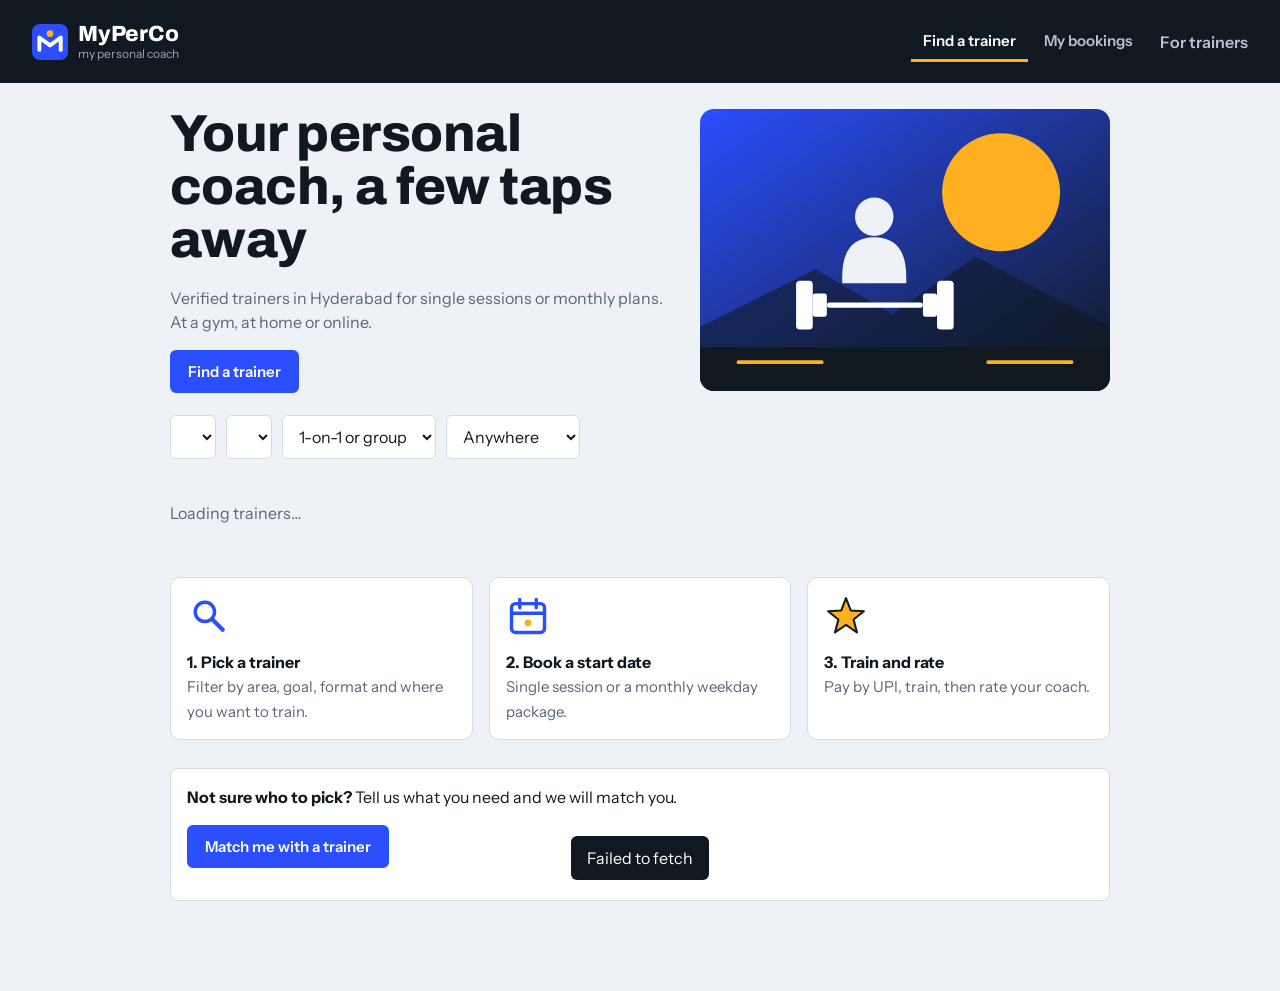
<file: index.html>
<!DOCTYPE html>
<html lang="en">
<head>
<meta charset="utf-8">
<meta name="viewport" content="width=device-width, initial-scale=1">
<title>MyPerCo – my personal coach</title>
<link rel="preconnect" href="https://fonts.googleapis.com">
<link href="https://fonts.googleapis.com/css2?family=Archivo:wght@500;800&family=Instrument+Sans:wght@400;600&display=swap" rel="stylesheet">
<link rel="icon" href="img/favicon.svg" type="image/svg+xml">
<link rel="stylesheet" href="shared.css">
</head>
<body>
<header>
  <a class="logo" href="index.html"><img src="img/logo-mark.svg" alt=""><span>MyPerCo<small>my personal coach</small></span></a>
  <nav id="nav"><button data-v="find">Find a trainer</button><button data-v="mine">My bookings</button><a href="trainer.html">For trainers</a></nav>
</header>
<main id="view"></main>
<dialog id="dlg"></dialog>
<div id="toast" role="status"></div>
<script src="shared.js"></script>
<script>
const CONSENT = `I, the undersigned, confirm that the information I have provided is accurate to the best of my knowledge. I understand that personal training can be physically demanding and may involve periods of intense exercise. I agree to tell my trainer immediately about any discomfort, pain or change in my health during a session. I acknowledge that exercise carries inherent risks and I take part voluntarily and assume responsibility for my own actions and their consequences. I understand that MyPerCo, its management and its independent trainers are not responsible for any accident or injury during sessions, whether at a gym or studio, at my home or park, or online, except where caused by gross negligence or wilful misconduct. I am 18 or older, and I allow my trainer to contact my emergency contact and emergency services if needed. My health details are shared only with my assigned trainer and MyPerCo admin.`;
function waiverStep(id, base) {
  const sel = (i, o) => `<select id="${i}" class="w">${o.map(x => `<option>${esc(x)}</option>`).join('')}</select>`;
  $('#dlg').innerHTML = `<h2 style="margin-top:0">Pre-exercise waiver</h2><p class="meta">Your trainer sees this to train you safely.</p><form id="wf">
  <div class="grid"><div><label for="wd">Date of birth</label><input id="wd" type="date" class="w" required></div>
  <div><label for="wg">Gender</label>${sel('wg', ['Female', 'Male', 'Other', 'Prefer not to say'])}</div></div>
  <label for="we">Emergency contact (name and number)</label><input id="we" class="w" required>
  <label>Have you ever been diagnosed with, or experienced, any of these?</label>${checks('wc', COND)}
  <input id="wo" class="w" placeholder="Any other medical conditions">
  <label for="wm">Medications, supplements or over-the-counter drugs (if any)</label><textarea id="wm" rows="2"></textarea>
  <label for="wi">Recent injuries or surgeries (if any)</label><textarea id="wi" rows="2"></textarea>
  <div class="grid"><div><label for="wf2">Days per week you exercise (last 6 months)</label>${sel('wf2', ['0', '1', '2', '3', '4', '5', '6', '7'])}</div>
  <div><label for="wl">Current fitness level (1 sedentary – 10 very active)</label>${sel('wl', ['1', '2', '3', '4', '5', '6', '7', '8', '9', '10'])}</div></div>
  <label for="wx">Training experience (HIIT or similar), if any</label><textarea id="wx" rows="2"></textarea>
  <div class="grid"><div><label for="ws">Average sleep</label>${sel('ws', ['7–8 hours', 'Under 7 hours', 'Over 8 hours'])}</div>
  <div><label for="wt">Dietary restrictions or preferences</label><input id="wt" class="w"></div></div>
  <h3>Informed consent</h3><p style="font-size:14px">${CONSENT}</p>
  <label for="wn">Type your full name as signature</label><input id="wn" class="w sig" value="${esc(base.client_name)}" required>
  <label style="font-weight:400"><input type="checkbox" id="wa" required> I have read and agree to the above</label>
  <p style="display:flex;gap:10px;margin-top:18px"><button class="p" type="submit">Agree and send request</button><button class="s" type="button" onclick="$('#dlg').close()">Cancel</button></p></form>`;
  $('#wf').onsubmit = async e => {
    e.preventDefault();
    const waiver = { dob: val('wd'), gender: val('wg'), emergency: val('we'), conditions: picks('wc'), other_conditions: val('wo'), meds: val('wm'), injuries: val('wi'), freq: val('wf2'), fitness: val('wl'), experience: val('wx'), sleep: val('ws'), diet: val('wt'), signed_name: val('wn'), signed_at: new Date().toISOString(), agree: $('#wa').checked };
    const btn = $('#wf button[type=submit]'); btn.disabled = true; btn.textContent = 'Sending…';
    let r; try { r = await api('createBooking', { ...base, waiver }); } catch (err) { btn.disabled = false; btn.textContent = 'Agree and send request'; return; }
    creds.cphone = base.client_phone;
    $('#dlg').innerHTML = `<h2 style="margin-top:0">Request sent</h2><p>${r.trainer_name ? esc(r.trainer_name) + ' has your request. Once they accept, you will see the UPI payment details in My bookings.' : 'We will match you with a trainer and get back to you.'}</p>
    ${r.trainer_phone ? `<p><a href="${wa(r.trainer_phone, 'Hi, I just sent a booking request on MyPerCo.')}" target="_blank" rel="noopener">Say hi on WhatsApp</a></p>` : ''}
    <p><button class="p" onclick="$('#dlg').close();go('mine')">See my bookings</button></p>`;
  };
}

let T = [], creds = {};
const views = { find: vFind, mine: vMine };
function go(v) {
  document.querySelectorAll('#nav button').forEach(b => b.setAttribute('aria-current', b.dataset.v === v));
  views[v]();
  try { history.replaceState(null, '', '#' + v); } catch (e) {}
}
$('#nav').onclick = e => e.target.dataset.v && go(e.target.dataset.v);

/* ---------- Find ---------- */
async function vFind() {
  $('#view').innerHTML = `<section class="hero"><div><h1>Your personal coach, a few taps away</h1><p>Verified trainers in Hyderabad for single sessions or monthly plans. At a gym, at home or online.</p><button class="p" onclick="document.getElementById('fa').scrollIntoView({behavior:'smooth'})">Find a trainer</button></div><img src="img/hero.svg" alt="Trainer and client at a workout session"></section>
  <div class="filters">
    <select id="fa" aria-label="Area"></select><select id="fs" aria-label="Goal"></select>
    <select id="ff" aria-label="Format"><option value="">1-on-1 or group</option>${FORMATS.map(x => `<option>${x}</option>`).join('')}</select>
    <select id="fl" aria-label="Where"><option value="">Anywhere</option>${LOCS.map(x => `<option>${x}</option>`).join('')}</select>
  </div><div id="list"><p class="empty">Loading trainers…</p></div>
  <section class="steps"><div><img src="img/step-1.svg" alt=""><b>1. Pick a trainer</b><span>Filter by area, goal, format and where you want to train.</span></div><div><img src="img/step-2.svg" alt=""><b>2. Book a start date</b><span>Single session or a monthly weekday package.</span></div><div><img src="img/step-3.svg" alt=""><b>3. Train and rate</b><span>Pay by UPI, train, then rate your coach.</span></div></section>
  <div class="box"><b>Not sure who to pick?</b> Tell us what you need and we will match you.
  <p><button class="p" onclick="book('')">Match me with a trainer</button></p></div>`;
  if (!T.length) {
    T = (await api('listTrainers')).trainers;
  }
  const opt = (id, label, key) => { const u = [...new Set(T.flatMap(t => csv(t[key])))].sort(); $(id).innerHTML = `<option value="">${label}</option>` + u.map(x => `<option>${esc(x)}</option>`).join(''); };
  opt('#fa', 'Any area', 'areas'); opt('#fs', 'Any goal', 'specialties');
  ['fa', 'fs', 'ff', 'fl'].forEach(i => $('#' + i).onchange = list); list();
}
function list() {
  const f = { areas: $('#fa').value, specialties: $('#fs').value, formats: $('#ff').value, locations: $('#fl').value };
  const r = T.filter(t => Object.keys(f).every(k => !f[k] || csv(t[k]).includes(f[k])));
  $('#list').innerHTML = r.length ? r.map(t => `<article class="row">
    <img class="av" src="${esc(t.photo || avatar(t.id))}" alt="${esc(t.name)}" onerror="this.onerror=null;this.src='${avatar(t.id)}'">
    <div><h3>${esc(t.name)}</h3><p class="meta">${esc(csv(t.specialties).join(', '))} · ${esc(csv(t.areas).join(', '))}</p>
    <div class="tags">${csv(t.formats).concat(csv(t.locations)).map(x => `<span>${esc(x)}</span>`).join('')}</div>${t.bio ? `<p class="bio">${esc(t.bio)}</p>` : ''}</div>
    <div class="rates"><div class="num">${inr(t.rate_single)}</div><small>per session</small><div class="num">${inr(t.rate_monthly)}</div><small>per month</small></div>
    <div><p class="star">${t.count ? '★ ' + t.rating + ' (' + t.count + ')' : 'New'}</p><button class="p" onclick="book('${t.id}')">Book</button></div></article>`).join('')
    : '<p class="empty"><img class="emptyimg" src="img/empty.svg" alt="">No trainers match these filters yet. Clear a filter or ask us to match you.</p>';
}
function book(id) {
  const t = T.find(x => x.id === id), fm = t ? csv(t.formats) : FORMATS, lc = t ? csv(t.locations) : LOCS;
  $('#dlg').innerHTML = `<h2 style="margin-top:0">${t ? 'Book ' + esc(t.name) : 'Match me with a trainer'}</h2><form id="bf">
  <label>Plan</label><div class="chk"><label><input type="radio" name="bt" value="single" checked>Single session${t ? ' · ' + inr(t.rate_single) : ''}</label><label><input type="radio" name="bt" value="monthly">Monthly package${t ? ' · ' + inr(t.rate_monthly) : ''}</label></div>
  <p class="note" id="pn" hidden>${CFG.monthly_sessions} weekday sessions (Mon–Fri, no public holidays). Unused sessions carry forward for ${CFG.carry_forward_days} days after the package month.</p>
  <div class="grid"><div><label for="bfm">Format</label><select id="bfm" class="w">${fm.map(x => `<option>${esc(x)}</option>`).join('')}</select></div>
  <div><label for="bl">Where</label><select id="bl" class="w">${lc.map(x => `<option>${esc(x)}</option>`).join('')}</select></div>
  <div><label for="ba">Your area</label><select id="ba" class="w">${areas().concat('Other').map(x => `<option>${esc(x)}</option>`).join('')}</select></div>
  <div><label for="bd">First session</label><input id="bd" type="datetime-local" class="w"></div></div>
  <label for="bs">Preferred days and times</label><textarea id="bs" rows="2" placeholder="Weekdays 6–7 am"></textarea>
  <div class="grid"><div><label for="bn">Your name</label><input id="bn" class="w"></div><div><label for="bp">WhatsApp number</label><input id="bp" inputmode="tel" class="w"></div></div>
  <label for="be">Email (for confirmations)</label><input id="be" type="email" class="w">
  <label for="bo">Your goals</label><textarea id="bo" rows="2"></textarea>
  <p class="note">${policy()}</p>
  <p style="display:flex;gap:10px;margin-top:18px"><button class="p" type="submit">Next: health waiver</button><button class="s" type="button" onclick="$('#dlg').close()">Cancel</button></p></form>`;
  $('#dlg').showModal();
  document.querySelectorAll('input[name=bt]').forEach(r => r.onchange = () => $('#pn').hidden = r.value !== 'monthly' || !r.checked);
  $('#bf').onsubmit = e => {
    e.preventDefault();
    waiverStep(id, { trainer_id: id, type: document.querySelector('input[name=bt]:checked').value, format: val('bfm'), location_mode: val('bl'), area: val('ba'), start_at: val('bd'), slots: val('bs'), client_name: val('bn'), client_phone: val('bp'), client_email: val('be'), notes: val('bo') });
  };
}

/* ---------- My bookings ---------- */
function vMine() {
  $('#view').innerHTML = `<h1>My bookings</h1><p>Enter the number you booked with.</p>
  <p><input id="mp" inputmode="tel" placeholder="WhatsApp number" value="${esc(creds.cphone || '')}"> <button class="p" id="mg">Show bookings</button></p><div id="ml"></div>`;
  $('#mg').onclick = async () => {
    creds.cphone = val('mp');
    const r = (await api('myBookings', { phone: creds.cphone })).bookings;
    $('#ml').innerHTML = r.length ? r.map(mineCard).join('') : '<p class="empty"><img class="emptyimg" src="img/empty.svg" alt="">No bookings found for this number.</p>';
  };
  if (creds.cphone) $('#mg').click();
}
function mineCard(b) {
  const upi = CFG.upi_id ? `upi://pay?pa=${encodeURIComponent(CFG.upi_id)}&pn=MyPerCo&am=${b.price}&cu=INR&tn=${encodeURIComponent('Booking ' + b.id)}` : '';
  const cancellable = ['Requested', 'Accepted', 'Needs assignment'].includes(b.status) && !Number(b.sessions_used);
  return `<div class="box"><b>${esc(b.trainer_name || 'Waiting for a trainer match')}</b> · ${planName(b)} · ${esc(b.format)} · ${esc(b.location_mode)}
    <p class="meta">First session ${dt(b.start_at)} · ${inr(b.price)}${b.type === 'monthly' ? ` · ${b.sessions_used}/${b.sessions_total} sessions used${b.valid_until ? ' · valid until ' + d0(b.valid_until) : ''}` : ''}</p>
    <p class="st ${b.status}">${b.status} <span class="${b.payment_status}">· Payment ${b.payment_status}</span></p>
    ${b.status === 'Accepted' && b.payment_status === 'Unpaid' && b.price ? `<div class="note">Pay ${inr(b.price)} by UPI to confirm.
      ${upi ? `<a href="${upi}">Pay with UPI app</a> · UPI ID: <b>${esc(CFG.upi_id)}</b>` : 'Ask support for the UPI ID.'}
      ${CFG.support_phone ? ` · <a href="${wa(CFG.support_phone, 'Hi, I paid ' + b.price + ' for booking ' + b.id)}" target="_blank" rel="noopener">I have paid</a>` : ''}</div>` : ''}
    ${b.trainer_phone && b.status === 'Accepted' ? `<a href="${wa(b.trainer_phone, 'Hi ' + b.trainer_name + ', confirming my MyPerCo booking.')}" target="_blank" rel="noopener">Message ${esc(b.trainer_name)}</a> ` : ''}
    ${b.status === 'Cancelled' && Number(b.refund_amt) ? `<p class="meta">Refund: ${inr(b.refund_amt)} (${b.payment_status === 'Refunded' ? 'sent' : 'being processed'})</p>` : ''}
    ${Number(b.sessions_used) >= 1 && !b.rated ? `<p>Rate your trainer: ${[1, 2, 3, 4, 5].map(n => `<button class="s" onclick="rate('${b.id}',${n})" aria-label="${n} stars">${n}★</button>`).join(' ')}</p>` : ''}
    ${b.rated ? '<p class="meta">Thanks for rating.</p>' : ''}
    ${cancellable ? `<button class="s d" onclick="cancelAsk('${b.id}')">Cancel booking</button>` : ''}</div>`;
}
function cancelAsk(id) {
  $('#dlg').innerHTML = `<h2 style="margin-top:0">Cancel this booking?</h2><p>${policy()}</p><p><button class="p d" style="background:var(--bad);border-color:var(--bad)" id="cy">Yes, cancel</button> <button class="s" onclick="$('#dlg').close()">Keep it</button></p>`;
  $('#dlg').showModal();
  $('#cy').onclick = async () => { const r = await api('cancelBooking', { booking_id: id, phone: creds.cphone }); $('#dlg').close(); toast(r.refund ? 'Cancelled. Refund due: ' + inr(r.refund) : 'Cancelled'); $('#mg').click(); };
}
async function rate(id, n) { await api('rate', { booking_id: id, phone: creds.cphone, rating: n }); toast('Thanks for rating'); $('#mg').click(); }

loadCfg().then(() => go(location.hash.slice(1) in views ? location.hash.slice(1) : 'find'));
</script>
</body>
</html>
</file>
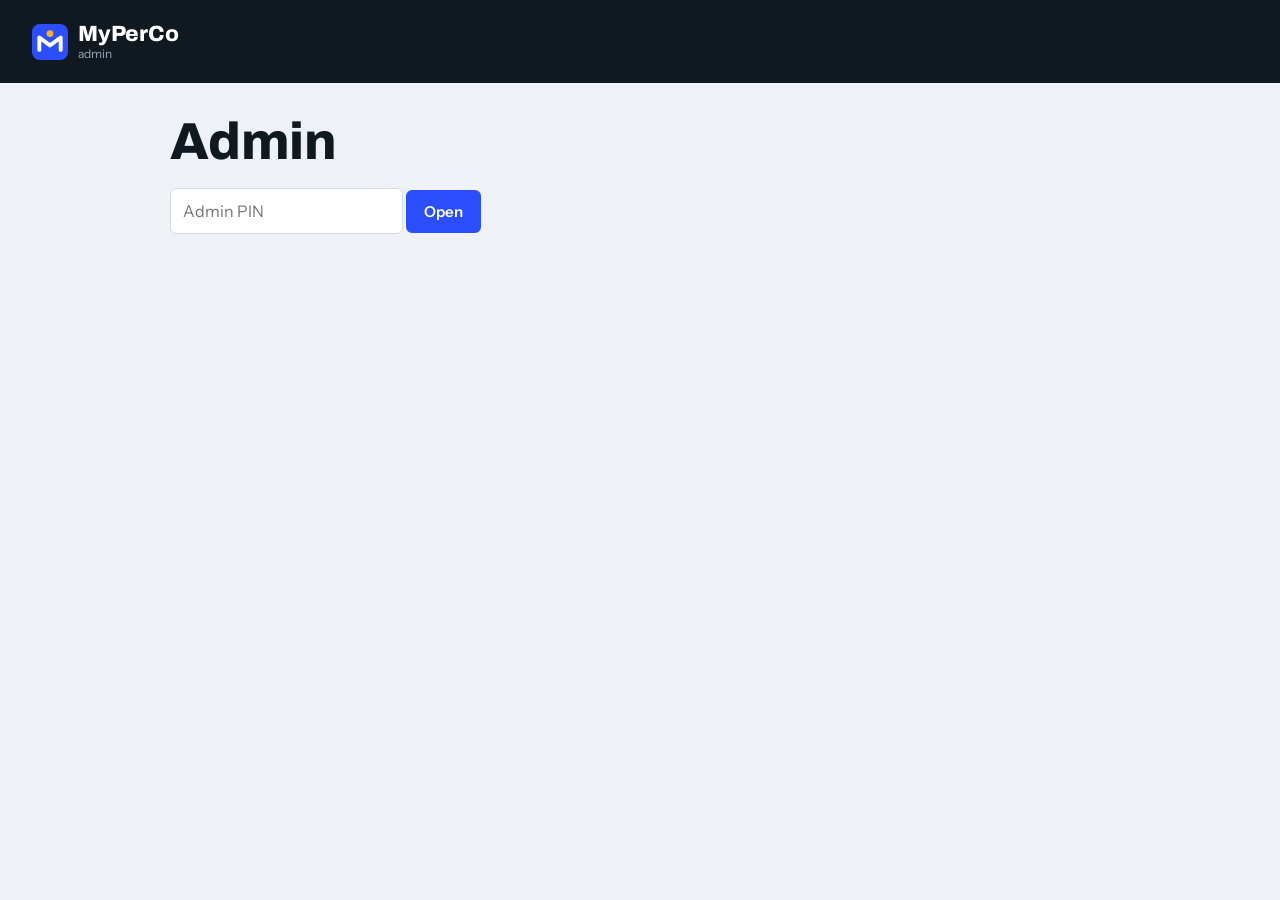
<file: admin.html>
<!DOCTYPE html>
<html lang="en">
<head>
<meta charset="utf-8">
<meta name="viewport" content="width=device-width, initial-scale=1">
<meta name="robots" content="noindex">
<title>MyPerCo – admin</title>
<link rel="preconnect" href="https://fonts.googleapis.com">
<link href="https://fonts.googleapis.com/css2?family=Archivo:wght@500;800&family=Instrument+Sans:wght@400;600&display=swap" rel="stylesheet">
<link rel="icon" href="img/favicon.svg" type="image/svg+xml">
<link rel="stylesheet" href="shared.css">
</head>
<body>
<header>
  <a class="logo" href="index.html"><img src="img/logo-mark.svg" alt=""><span>MyPerCo<small>admin</small></span></a>
</header>
<main id="view"></main>
<dialog id="dlg"></dialog>
<div id="toast" role="status"></div>
<script src="shared.js"></script>
<script>
let adminPin = '', T = [];
/* ---------- Admin ---------- */
function vAdmin() {
  $('#view').innerHTML = `<h1>Admin</h1><p><input id="ap2" type="password" placeholder="Admin PIN" value="${esc(adminPin)}"> <button class="p" id="ag">Open</button></p><div id="ad"></div>`;
  $('#ag').onclick = () => { adminPin = val('ap2'); admin(); }; if (adminPin) admin();
}
async function admin() {
  const r = await api('adminData', { admin_pin: adminPin });
  const live = r.trainers.filter(t => t.status === 'Live'), pend = r.trainers.filter(t => t.status === 'Pending');
  const stale = b => b.status === 'Requested' && Date.now() - new Date(b.updated) > 864e5;
  const tn = id => (r.trainers.find(t => t.id === id) || {}).name || '—';
  const ckBox = t => { const have = String(t.checklist || '').split(','); return `<div class="ck">${r.check.map(c => `<label><input type="checkbox" name="ck${t.id}" value="${c[0]}" ${have.includes(c[0]) ? 'checked' : ''}>${esc(c[1])}${c[2] ? ' *' : ''}</label>`).join('')}</div><p class="meta">* required before going live</p>`; };
  $('#ad').innerHTML = `<h2>Waiting for approval (${pend.length})</h2>` + (pend.map(t => `<div class="box">
    <img class="av sm" src="${esc(t.photo_url || avatar(t.id))}" alt="" onerror="this.onerror=null;this.src='${avatar(t.id)}'"><b>${esc(t.name)}</b> · ${esc(t.phone)} · ${esc(t.email)} · UPI ${esc(t.upi_id)}<br>${esc(t.areas)} · ${esc(t.specialties)} · ${inr(t.rate_single)}/session · ${inr(t.rate_monthly)}/month
    ${t.cert_link ? ` · <a href="${esc(t.cert_link)}" target="_blank" rel="noopener">Certification</a>` : ''}${t.photo_url ? ` · <a href="${esc(t.photo_url)}" target="_blank" rel="noopener">Photo</a>` : ''}
    <p>${esc(t.bio)}</p><b>Verification checklist</b>${ckBox(t)}
    <p><button class="s" onclick="saveCk('${t.id}')">Save checklist</button> <button class="p" onclick="adminT('${t.id}','Live','${t.id}')">Approve</button> <button class="s d" onclick="adminT('${t.id}','Rejected')">Reject</button></p></div>`).join('') || '<p class="empty">Nobody waiting.</p>') +
  `<h2>Live trainers (${live.length})</h2>` + live.map(t => `<div class="box"><img class="av sm" src="${esc(t.photo_url || avatar(t.id))}" alt="" onerror="this.onerror=null;this.src='${avatar(t.id)}'"><b>${esc(t.name)}</b> · ${esc(t.phone)} · ${inr(t.rate_single)} / ${inr(t.rate_monthly)} <span class="meta">(trainer’s own rates)</span><br>
    Override: <input id="os${t.id}" size="6" placeholder="session" value="${esc(t.override_single)}"> <input id="om${t.id}" size="6" placeholder="month" value="${esc(t.override_monthly)}">
    <button class="s" onclick="ovr('${t.id}')">Save</button> <button class="s d" onclick="adminT('${t.id}','Paused')">Pause</button>
    <details><summary>Checklist</summary>${ckBox(t)}<button class="s" onclick="saveCk('${t.id}')">Save checklist</button></details></div>`).join('') +
  `<h2>Bookings (${r.bookings.length}) · commission ${r.commission_pct}%${r.fee ? ' + ₹' + r.fee + ' fee' : ''}</h2>` + r.bookings.map(b => {
    const needs = ['Needs assignment', 'Declined'].includes(b.status) || stale(b);
    return `<div class="box"><b>${esc(b.client_name)}</b> · ${esc(b.client_phone)} · ${planName(b)} ${esc(b.format)} · ${esc(b.location_mode)} · ${esc(b.area)}
    <p class="meta">First session ${dt(b.start_at)} · Trainer: ${esc(tn(b.trainer_id))} · ${inr(b.price)}${b.type === 'monthly' ? ` · ${b.sessions_used}/${b.sessions_total} used` : ''}${Number(b.commission_amt) ? ` · our cut ${inr(b.commission_amt)} · trainer payout ${inr(b.payout_amt)} (${esc(b.payout_status)})` : ''}</p>
    ${healthHtml(b.waiver_json ? JSON.parse(b.waiver_json) : null)}<p class="st ${b.status}">${b.status}${stale(b) ? ' · no reply for 24h' : ''} <span class="${b.payment_status}">· Payment ${b.payment_status}</span></p>
    ${b.payment_status === 'Unpaid' && b.price && !['Cancelled', 'Declined'].includes(b.status) ? `<button class="s" onclick="money('${b.id}','paid')">Mark paid</button> ` : ''}
    ${b.payment_status === 'Paid' && b.payout_status === 'Pending' && b.status !== 'Cancelled' ? `<button class="s" onclick="money('${b.id}','payout')">Mark trainer paid out</button> ` : ''}
    ${b.status === 'Cancelled' && b.payment_status === 'Paid' ? `<b>Refund due ${inr(b.refund_amt)}</b> <button class="s" onclick="money('${b.id}','refunded')">Mark refunded</button>` : ''}
    ${needs ? `<select id="as${b.id}">${live.map(t => `<option value="${t.id}">${esc(t.name)}</option>`).join('')}</select> <button class="p" onclick="assign('${b.id}')">Assign</button> <a href="${wa(b.client_phone, 'Hi ' + b.client_name + ', this is MyPerCo about your trainer request.')}" target="_blank" rel="noopener">WhatsApp client</a>` : ''}</div>`;
  }).join('');
}
async function saveCk(id) { await api('adminChecklist', { admin_pin: adminPin, trainer_id: id, checked: picks('ck' + id) }); toast('Checklist saved'); }
async function adminT(id, status, ck) { if (ck) await api('adminChecklist', { admin_pin: adminPin, trainer_id: id, checked: picks('ck' + id) }); await api('adminTrainer', { admin_pin: adminPin, trainer_id: id, status }); T = []; admin(); }
async function ovr(id) { await api('adminTrainer', { admin_pin: adminPin, trainer_id: id, override_single: val('os' + id), override_monthly: val('om' + id) }); T = []; toast('Override saved'); admin(); }
async function assign(id) { await api('adminAssign', { admin_pin: adminPin, booking_id: id, trainer_id: val('as' + id) }); admin(); }
async function money(id, op) { await api('adminMoney', { admin_pin: adminPin, booking_id: id, op }); admin(); }

vAdmin();
</script>
</body>
</html>
</file>
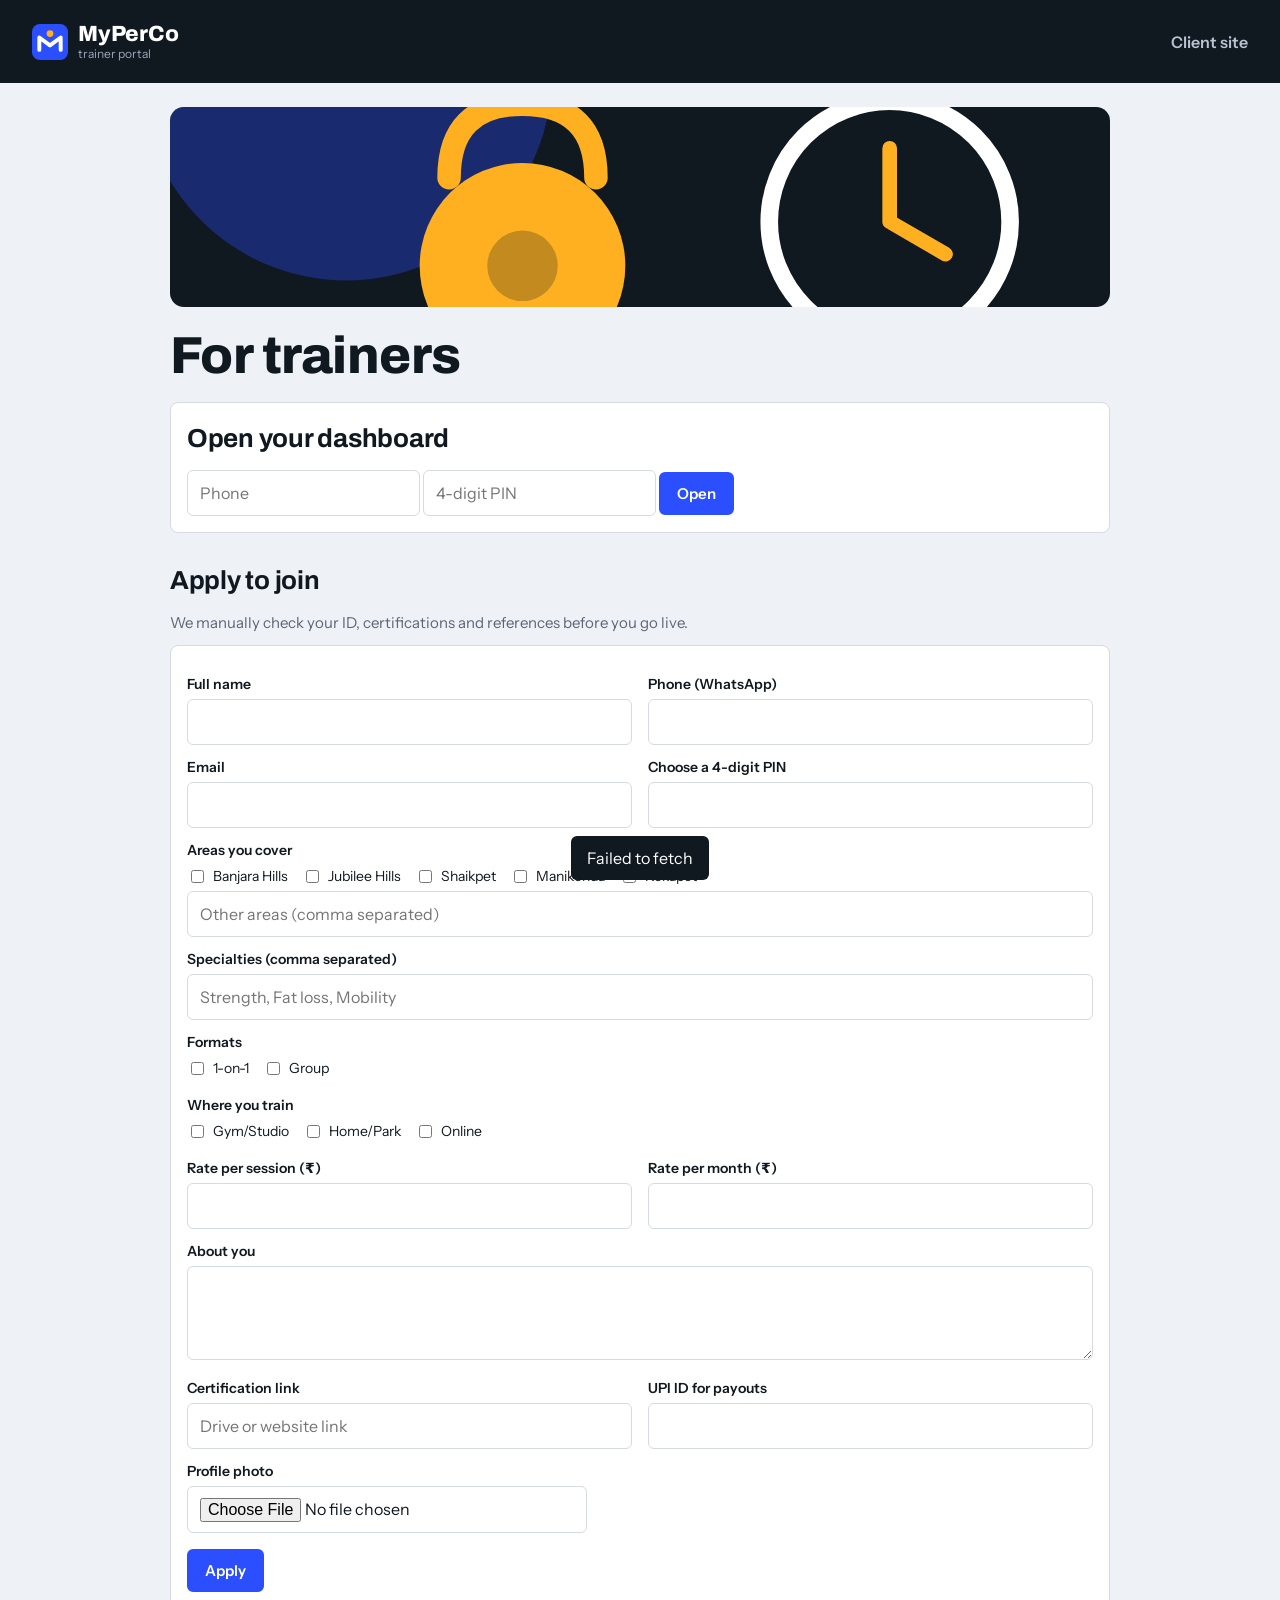
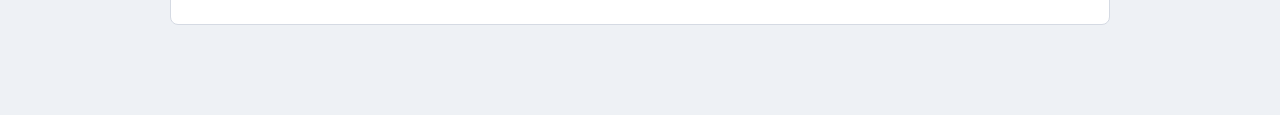
<file: trainer.html>
<!DOCTYPE html>
<html lang="en">
<head>
<meta charset="utf-8">
<meta name="viewport" content="width=device-width, initial-scale=1">
<meta name="robots" content="noindex">
<title>MyPerCo – trainer portal</title>
<link rel="preconnect" href="https://fonts.googleapis.com">
<link href="https://fonts.googleapis.com/css2?family=Archivo:wght@500;800&family=Instrument+Sans:wght@400;600&display=swap" rel="stylesheet">
<link rel="icon" href="img/favicon.svg" type="image/svg+xml">
<link rel="stylesheet" href="shared.css">
</head>
<body>
<header>
  <a class="logo" href="index.html"><img src="img/logo-mark.svg" alt=""><span>MyPerCo<small>trainer portal</small></span></a>
  <nav><a href="index.html">Client site</a></nav>
</header>
<main id="view"></main>
<dialog id="dlg"></dialog>
<div id="toast" role="status"></div>
<script src="shared.js"></script>
<script>
let creds = {};
/* ---------- Trainers ---------- */
function vTrainer() {
  $('#view').innerHTML = `<div class="band"><img src="img/trainer-hero.svg" alt=""></div><h1>For trainers</h1>
  <div class="box"><h2 style="margin-top:0">Open your dashboard</h2>
  <input id="tp" inputmode="tel" placeholder="Phone" value="${esc(creds.phone || '')}"> <input id="tn" type="password" inputmode="numeric" maxlength="4" placeholder="4-digit PIN" value="${esc(creds.pin || '')}"> <button class="p" id="tl">Open</button></div>
  <div id="td"></div>
  <h2>Apply to join</h2><p class="meta">We manually check your ID, certifications and references before you go live.</p>
  <form id="af" class="box"><div class="grid">
  <div><label for="an">Full name</label><input id="an" class="w"></div><div><label for="ap">Phone (WhatsApp)</label><input id="ap" inputmode="tel" class="w"></div>
  <div><label for="ae">Email</label><input id="ae" type="email" class="w"></div><div><label for="apin">Choose a 4-digit PIN</label><input id="apin" maxlength="4" inputmode="numeric" class="w"></div></div>
  <label>Areas you cover</label>${checks('aa', areas())}<input id="aao" class="w" placeholder="Other areas (comma separated)">
  <label for="asp">Specialties (comma separated)</label><input id="asp" class="w" placeholder="Strength, Fat loss, Mobility">
  <label>Formats</label>${checks('af', FORMATS)}<label>Where you train</label>${checks('al', LOCS)}
  <div class="grid"><div><label for="ars">Rate per session (₹)</label><input id="ars" inputmode="numeric" class="w"></div><div><label for="arm">Rate per month (₹)</label><input id="arm" inputmode="numeric" class="w"></div></div>
  <label for="ab">About you</label><textarea id="ab" rows="3"></textarea>
  <div class="grid"><div><label for="ac">Certification link</label><input id="ac" class="w" placeholder="Drive or website link"></div><div><label for="au">UPI ID for payouts</label><input id="au" class="w"></div></div>
  <label for="aph">Profile photo</label><input id="aph" type="file" accept="image/*">
  <p><button class="p" type="submit">Apply</button></p></form>`;
  $('#tl').onclick = () => { creds.phone = val('tp'); creds.pin = val('tn'); dash(); };
  $('#af').onsubmit = async e => {
    e.preventDefault();
    const f = $('#aph').files[0], b64 = f ? await shrink(f) : '';
    await api('apply', { name: val('an'), phone: val('ap'), email: val('ae'), pin: val('apin'), areas: picks('aa').concat(csv(val('aao'))).join(','), specialties: val('asp'), formats: picks('af').join(','), locations: picks('al').join(','), rate_single: val('ars'), rate_monthly: val('arm'), bio: val('ab'), cert_link: val('ac'), upi_id: val('au'), photo_b64: b64 });
    toast('Application sent. You go live once approved.'); e.target.reset();
  };
  if (creds.pin) dash();
}
function shrink(file) {
  return new Promise(res => {
    const img = new Image(); img.onload = () => {
      const k = Math.min(1, 600 / Math.max(img.width, img.height)), c = document.createElement('canvas');
      c.width = img.width * k; c.height = img.height * k; c.getContext('2d').drawImage(img, 0, 0, c.width, c.height);
      res(c.toDataURL('image/jpeg', .8).split(',')[1]);
    }; img.src = URL.createObjectURL(file);
  });
}
async function dash() {
  const r = await api('trainerData', creds);
  $('#td').innerHTML = `<h2>${esc(r.trainer.name)} · <span class="st ${r.trainer.status}">${r.trainer.status}</span> ${r.trainer.count ? '· ★ ' + r.trainer.rating : ''}</h2>` +
    (r.bookings.length ? r.bookings.map(b => `<div class="box"><b>${esc(b.client_name)}</b> · ${planName(b)} · ${esc(b.format)} · ${esc(b.location_mode)} · ${inr(b.price)}
    <p class="meta">${esc(b.area)} · first session ${dt(b.start_at)} · ${esc(b.slots)}${b.notes ? ' · ' + esc(b.notes) : ''}</p>
    ${healthHtml(b.waiver)}<p class="st ${b.status}">${b.status} <span class="${b.payment_status}">· Payment ${b.payment_status}</span>${b.type === 'monthly' ? ` · ${b.sessions_used}/${b.sessions_total} sessions${b.valid_until ? ' · valid until ' + d0(b.valid_until) : ''}` : ''}</p>
    ${b.status === 'Requested' ? `<p class="hl">By accepting you confirm you have reviewed the client's health declaration and will train within safe limits.</p><button class="p" onclick="resp('${b.id}',true)">Accept</button> <button class="s d" onclick="resp('${b.id}',false)">Decline</button>` : ''}
    ${b.status === 'Accepted' ? `<button class="p" onclick="done('${b.id}')">Mark ${b.type === 'monthly' ? 'today’s session' : 'session'} done</button> <a href="${wa(b.client_phone, 'Hi ' + b.client_name + ', this is ' + r.trainer.name + ' from MyPerCo about your booking.')}" target="_blank" rel="noopener">WhatsApp client</a>` : ''}</div>`).join('') : '<p class="empty"><img class="emptyimg" src="img/empty.svg" alt="">No booking requests yet.</p>');
}
async function resp(id, accept) { await api('respond', { ...creds, booking_id: id, accept }); dash(); }
async function done(id) { await api('complete', { ...creds, booking_id: id }); dash(); }

loadCfg().then(vTrainer);
</script>
</body>
</html>
</file>
<file: shared.css>
:root{--ink:#101820;--paper:#eef1f5;--card:#fff;--blue:#2b4eff;--amber:#ffb020;--line:#d5dae3;--mute:#5b6676;--ok:#0f7b4f;--bad:#b3261e;--f:'Instrument Sans',system-ui,sans-serif}
*{box-sizing:border-box}
body{margin:0;background:var(--paper);color:var(--ink);font:400 16px/1.5 var(--f)}
h1,h2,h3,.num,.logo{font-family:Archivo,'Arial Narrow',sans-serif;letter-spacing:-.01em}
header{background:var(--ink);color:#fff;padding:14px 20px;display:flex;flex-wrap:wrap;gap:12px 28px;align-items:center}
.logo{font-weight:800;font-size:22px;margin-right:auto;display:flex;align-items:center;gap:10px;color:#fff;text-decoration:none;line-height:1.1}.logo img{width:36px;height:36px;display:block}.logo small{display:block;font:400 12px var(--f);color:#9aa6b8;letter-spacing:0}
nav{display:flex;gap:4px;flex-wrap:wrap}
nav button{background:none;border:0;color:#b8c2d1;font:600 15px var(--f);padding:8px 12px;cursor:pointer;border-bottom:3px solid transparent}
nav button[aria-current=true]{color:#fff;border-color:var(--amber)}
main{max-width:980px;margin:0 auto;padding:24px 20px 80px}
h1{font-size:clamp(30px,6vw,52px);line-height:1.02;margin:8px 0 20px;font-weight:800}
h2{font-size:26px;margin:28px 0 12px}
.filters{display:flex;flex-wrap:wrap;gap:10px;margin-bottom:18px}
select,input,textarea{font:inherit;padding:10px 12px;border:1px solid var(--line);border-radius:6px;background:#fff;color:var(--ink);min-width:0}
textarea,.w{width:100%}
label{display:block;font-weight:600;font-size:14px;margin:12px 0 4px}
.chk label{display:inline-flex;gap:6px;align-items:center;font-weight:400;margin:0 14px 4px 0}
button.p,button.s{font:600 15px var(--f);padding:10px 16px;border-radius:6px;cursor:pointer;border:2px solid var(--blue)}
button.p{background:var(--blue);color:#fff}button.s{background:none;color:var(--blue)}button.d{border-color:var(--bad);color:var(--bad)}
:focus-visible{outline:3px solid var(--amber);outline-offset:2px}
.row{display:grid;grid-template-columns:76px 1fr auto auto;gap:8px 22px;align-items:center;padding:18px 0;border-top:1px solid var(--line)}
.av{width:76px;height:76px;border-radius:8px;background:var(--ink);color:var(--amber);display:grid;place-items:center;font:800 26px Archivo,sans-serif;object-fit:cover}
.row h3{margin:0;font-size:22px}
.meta,.bio{margin:2px 0;color:var(--mute);font-size:15px}
.tags span{display:inline-block;background:#dfe5f3;border-radius:4px;padding:1px 8px;margin:4px 6px 0 0;font-size:13px}
.rates{text-align:right}.num{font-size:28px;font-weight:800;line-height:1}
.rates small{display:block;color:var(--mute);margin-bottom:6px}
.star{color:#b87400;font-weight:600}
.box{background:var(--card);border:1px solid var(--line);border-radius:8px;padding:16px;margin:10px 0}
.st{font-weight:600}.Accepted,.Completed,.Paid,.Live{color:var(--ok)}.Declined,.Cancelled,.Rejected{color:var(--bad)}.Requested,.Pending,.Unpaid{color:#8a5a00}
.grid{display:grid;grid-template-columns:1fr 1fr;gap:0 16px}
.note{background:#fff7e0;border-left:4px solid var(--amber);padding:8px 12px;font-size:14px;margin:10px 0}
.ck{columns:2;font-size:14px}.ck label{display:flex;gap:6px;font-weight:400;margin:2px 0;break-inside:avoid}
dialog{border:0;border-radius:10px;padding:22px;width:min(580px,94vw);max-height:90vh;box-shadow:0 20px 60px #0006}
dialog::backdrop{background:#101820aa}
#toast{position:fixed;left:50%;bottom:20px;transform:translateX(-50%);background:var(--ink);color:#fff;padding:10px 16px;border-radius:6px;display:none;z-index:9;max-width:90vw}
a{color:var(--blue);font-weight:600}.empty{color:var(--mute);padding:24px 0}
@media(max-width:760px){.row{grid-template-columns:64px 1fr}.row>:nth-child(n+3){grid-column:1/-1}.rates{text-align:left}.grid,.ck{grid-template-columns:1fr;columns:1}}
@media(prefers-reduced-motion:no-preference){dialog[open]{animation:in .18s ease-out}@keyframes in{from{opacity:0;transform:translateY(8px)}}}
header a{color:#b8c2d1;font-weight:600;text-decoration:none;padding:8px 12px}header a:hover{color:#fff}
footer{max-width:980px;margin:0 auto;padding:0 20px 40px;color:var(--mute);font-size:14px}

.hero{display:grid;grid-template-columns:1.1fr .9fr;gap:28px;align-items:center;margin-bottom:22px}
.hero h1{margin-top:0}.hero p{color:var(--mute);margin:0 0 16px;max-width:46ch}.hero img{width:100%;height:auto;display:block;border-radius:14px}
.band{margin:0 0 22px}.band img{width:100%;height:auto;max-height:200px;object-fit:cover;border-radius:14px;display:block}
.steps{display:grid;grid-template-columns:repeat(3,1fr);gap:16px;margin:28px 0}
.steps div{background:var(--card);border:1px solid var(--line);border-radius:10px;padding:16px}.steps img{width:44px;height:44px}.steps b{display:block;margin-top:6px}.steps span{color:var(--mute);font-size:15px}
.emptyimg{display:block;width:120px;margin:0 0 6px;opacity:.8}
img.av.sm{width:48px;height:48px;border-radius:8px;vertical-align:middle;margin-right:8px;object-fit:cover}
@media(max-width:760px){.hero,.steps{grid-template-columns:1fr}.hero img{order:-1}}

.flag{background:#fff1d6;border-left:4px solid var(--amber);padding:8px 12px;margin:8px 0;font-size:14px}.flag b{color:#8a5a00}.hl{font-size:14px;color:var(--mute)}
.sig{font-family:'Instrument Sans',cursive;font-style:italic}

.err{color:#b3261e;background:#fdecea;border-radius:6px;padding:10px 12px;font-weight:600;margin:12px 0 0}
</file>
